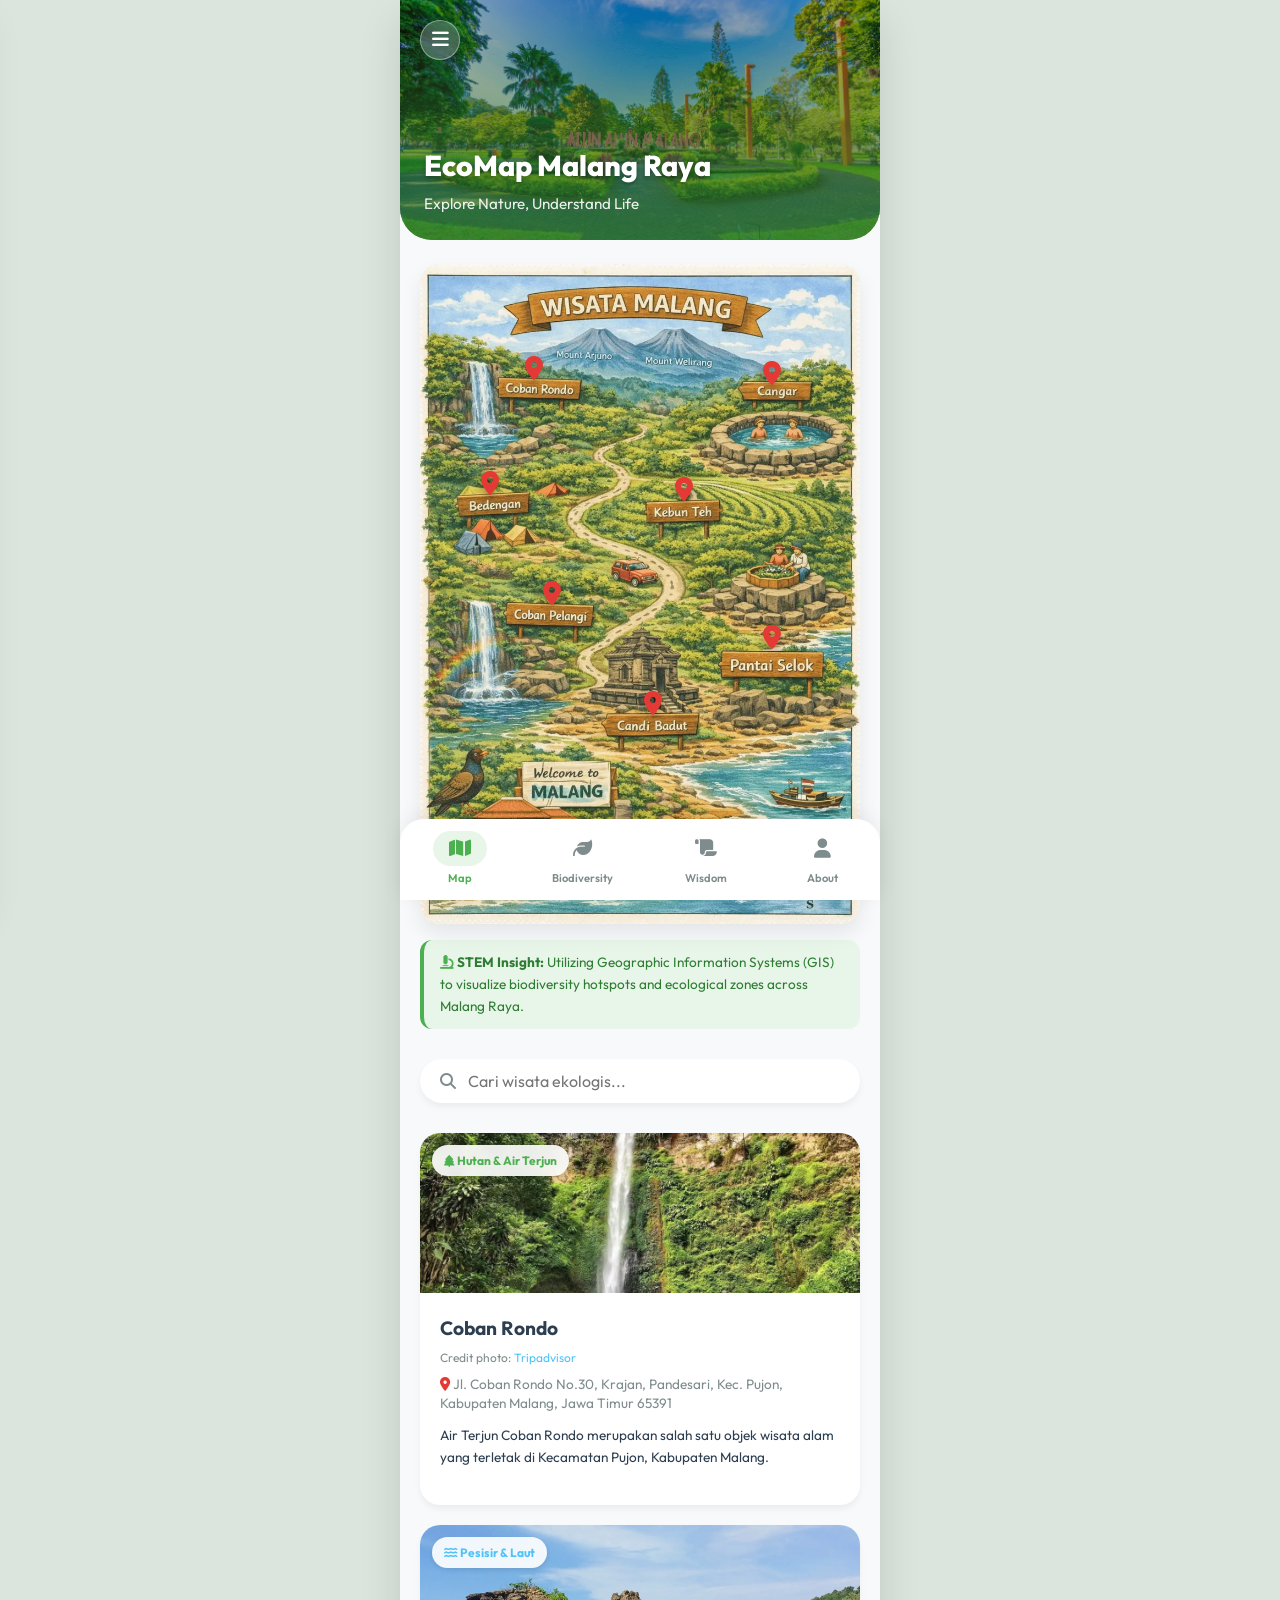
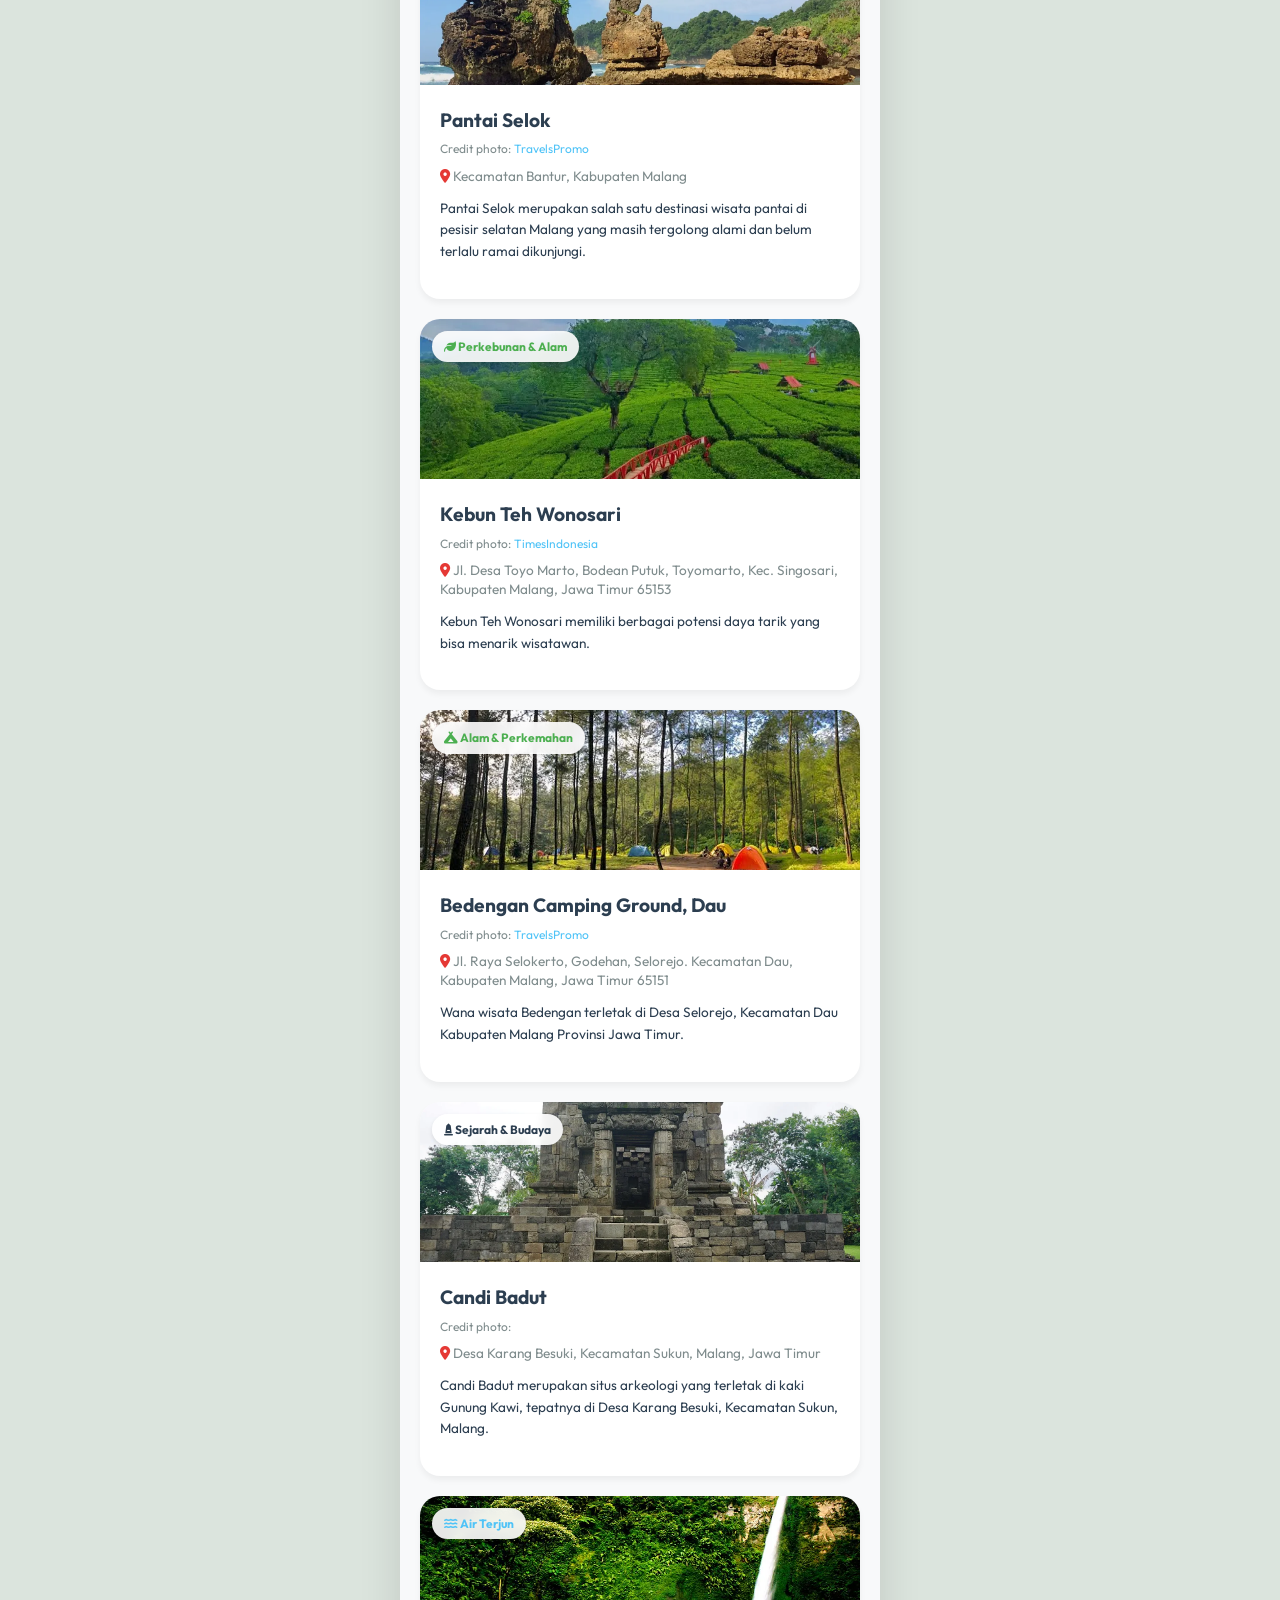
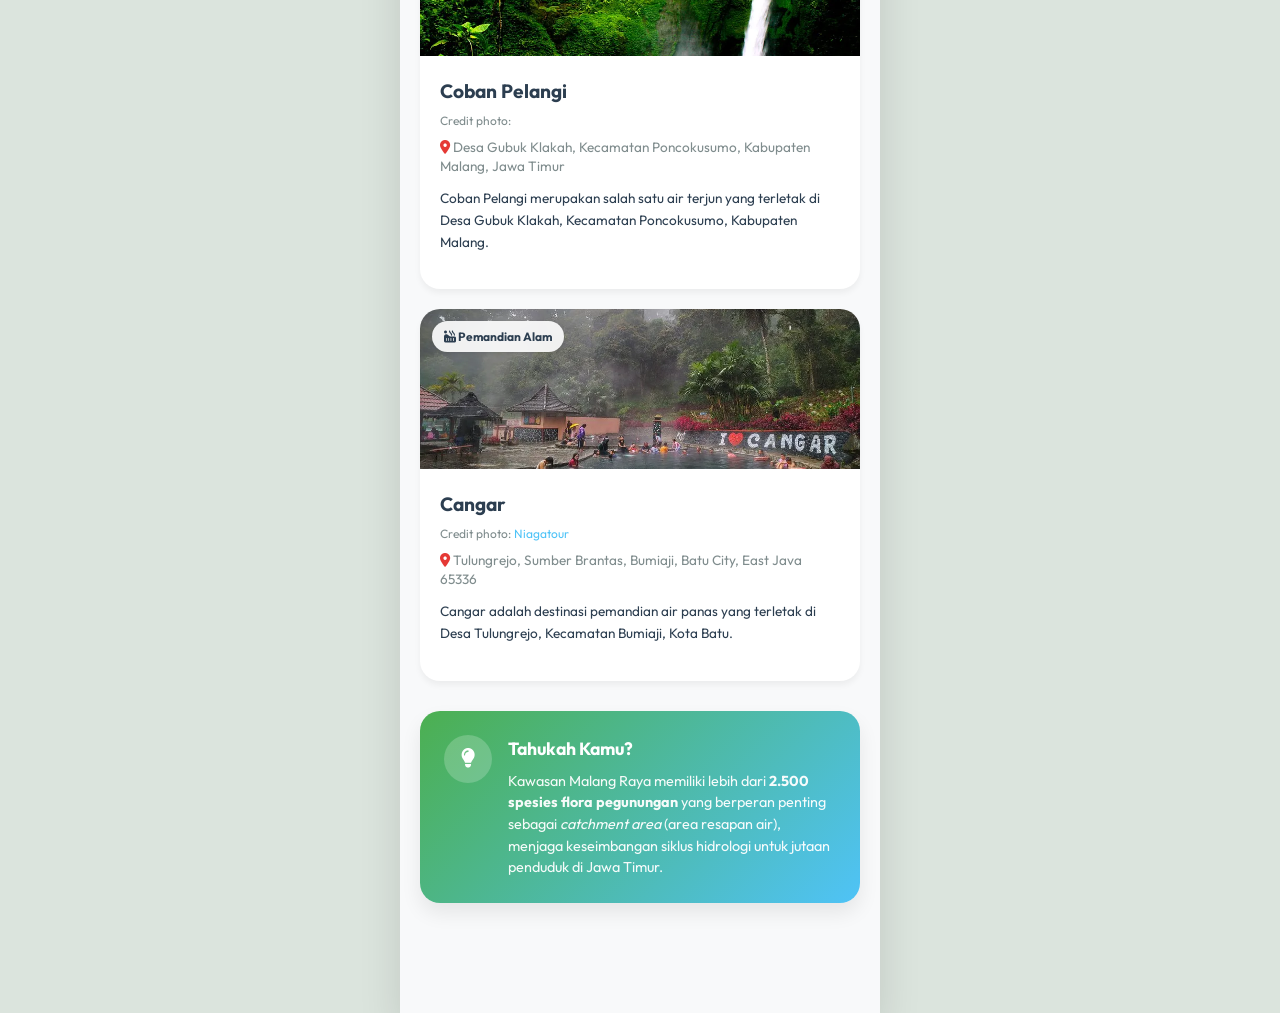
<file: index.html>
<!DOCTYPE html>
<html lang="id">
<head>
    <meta charset="UTF-8">
    <meta name="viewport" content="width=device-width, initial-scale=1.0">
    <title>EcoMap Malang Raya - Biodiversity Ecotourism</title>
    <!-- Google Fonts -->
    <link rel="preconnect" href="https://fonts.googleapis.com">
    <link rel="preconnect" href="https://fonts.gstatic.com" crossorigin>
    <link href="https://fonts.googleapis.com/css2?family=Outfit:wght@300;400;500;600;700;800&display=swap" rel="stylesheet">
    <link rel="stylesheet" href="style-v1.2.css">
    <!-- FontAwesome for Icons -->
    <link rel="preconnect" href="https://cdnjs.cloudflare.com" crossorigin="anonymous">
    <link rel="stylesheet" href="https://cdnjs.cloudflare.com/ajax/libs/font-awesome/6.4.0/css/all.min.css">
    
    <!-- Prefetch resources for instant navigation -->
    <link rel="prefetch" href="detail.html">
    <link rel="prefetch" href="database-v1.2.json">
</head>
<body>

<div class="app-container">
    
    <!-- SIDEBAR MENU -->
    <div id="sidebarOverlay" class="sidebar-overlay"></div>
    <nav id="sidebarMenu" class="sidebar-menu">
        <div class="sidebar-header">
            <img src="Images/Lambang-UM.webp" alt="Lambang UM" class="sidebar-logo">
            <button id="closeSidebarBtn" class="btn-close-sidebar"><i class="fa-solid fa-xmark"></i></button>
        </div>
        <div class="sidebar-content">
            <a href="index.html" class="sidebar-item"><i class="fa-solid fa-home"></i> Halaman Utama</a>
            <a href="petunjuk.html" class="sidebar-item"><i class="fa-solid fa-book"></i> Petunjuk Penggunaan</a>
            <a href="info-lokasi.html" class="sidebar-item"><i class="fa-solid fa-map-location-dot"></i> Info Lokasi</a>
            <a href="about.html" class="sidebar-item"><i class="fa-solid fa-circle-info"></i> Tentang Kami</a>
        </div>
        <div class="sidebar-footer">
            <p><strong>Kelompok 1 Pembelajaran STEM Interdisiplin</strong></p>
            <p>Biodiversity-Based Ecotourism Mapping</p>
            <div style="height: 12px;"></div>
            <p><strong>S2 Pendidikan Biologi</strong></p>
            <p>Universitas Negeri Malang</p>
        </div>
    </nav>

    <!-- HEADER -->
    <header class="hero-header">
        <div class="header-overlay"></div>
        <button id="openSidebarBtn" class="btn-menu"><i class="fa-solid fa-bars"></i></button>
        <img class="header-bg" src="Images/Hero.webp" alt="Malang Raya Forest">
        <div class="header-content">
            <h1>EcoMap Malang Raya</h1>
            <p>Explore Nature, Understand Life</p>
        </div>
    </header>

    <!-- MAP SECTION -->
    <section class="map-section section-padding" id="map-view">
        <div class="map-container" style="--map-w: 1000; --map-h: 1200;">
            <img class="map-bg" src="Images/MAP.webp" alt="Interactive Map" style="width: 100%; height: auto; display: block;">
            <!-- Map Pins (menggunakan kalkulasi dari X=1000, Y=1200) -->
            <div class="map-pin" style="top: calc(210 / var(--map-h) * 100%); left: calc(260 / var(--map-w) * 100%);" onclick="openDetail('coban-rondo')">
                <i class="fa-solid fa-location-dot"></i>
            </div>
            <div class="map-pin" style="top: calc(220 / var(--map-h) * 100%); left: calc(800 / var(--map-w) * 100%);" onclick="openDetail('cangar')">
                <i class="fa-solid fa-location-dot"></i>
            </div>
            <div class="map-pin" style="top: calc(420 / var(--map-h) * 100%); left: calc(160 / var(--map-w) * 100%);" onclick="openDetail('bedengan')">
                <i class="fa-solid fa-location-dot"></i>
            </div>
            <div class="map-pin" style="top: calc(430 / var(--map-h) * 100%); left: calc(600 / var(--map-w) * 100%);" onclick="openDetail('kebun-teh-wonosari')">
                <i class="fa-solid fa-location-dot"></i>
            </div>
            <div class="map-pin" style="top: calc(620 / var(--map-h) * 100%); left: calc(300 / var(--map-w) * 100%);" onclick="openDetail('coban-pelangi')">
                <i class="fa-solid fa-location-dot"></i>
            </div>
            <div class="map-pin" style="top: calc(820 / var(--map-h) * 100%); left: calc(530 / var(--map-w) * 100%);" onclick="openDetail('candi-badut')">
                <i class="fa-solid fa-location-dot"></i>
            </div>
            <div class="map-pin" style="top: calc(700 / var(--map-h) * 100%); left: calc(800 / var(--map-w) * 100%);" onclick="openDetail('pantai-selok')">
                <i class="fa-solid fa-location-dot"></i>
            </div>
        </div>
        <p class="map-insight">
            <i class="fa-solid fa-microscope text-green"></i> <strong>STEM Insight:</strong> Utilizing Geographic Information Systems (GIS) to visualize biodiversity hotspots and ecological zones across Malang Raya.
        </p>
    </section>

    <!-- SEARCH & FILTER -->
    <section class="search-filter section-padding" id="biodiversity-view">
        <div class="search-bar">
            <i class="fa-solid fa-search"></i>
            <input type="text" placeholder="Cari wisata ekologis...">
        </div>

    </section>

    <!-- LIST WISATA (CARDS DICOMPILE OLEH SCRIPT.JS DARI JSON) -->
    <section class="card-list section-padding" id="cardContainer">
        <div style="text-align: center; padding: 40px;">
            <i class="fa-solid fa-spinner fa-spin text-green" style="font-size: 2rem;"></i>
            <p style="margin-top: 10px; color: var(--text-muted);">Memuat destinasi wisata...</p>
        </div>
    </section>

    <!-- STEM HIGHLIGHT -->
    <section class="highlight-stem section-padding" id="wisdom">
        <div class="highlight-box gradient-bg">
            <div class="icon-pulse">
                <i class="fa-solid fa-lightbulb"></i>
            </div>
            <div class="highlight-info">
                <h4>Tahukah Kamu?</h4>
                <p>Kawasan Malang Raya memiliki lebih dari <strong>2.500 spesies flora pegunungan</strong> yang berperan penting sebagai <em>catchment area</em> (area resapan air), menjaga keseimbangan siklus hidrologi untuk jutaan penduduk di Jawa Timur.</p>
            </div>
        </div>
    </section>

    <!-- Spacer for bottom nav -->
    <div style="height: 80px;"></div>

    <!-- BOTTOM NAVIGATION -->
    <nav class="bottom-nav">
        <a href="#map-view" class="nav-item active">
            <i class="fa-solid fa-map"></i>
            <span>Map</span>
        </a>
        <a href="#biodiversity-view" class="nav-item">
            <i class="fa-solid fa-leaf"></i>
            <span>Biodiversity</span>
        </a>
        <a href="#wisdom" class="nav-item">
            <i class="fa-solid fa-scroll"></i>
            <span>Wisdom</span>
        </a>
        <a href="about.html" class="nav-item">
            <i class="fa-solid fa-user"></i>
            <span>About</span>
        </a>
    </nav>

</div>

<script src="script-v1.2.js" defer></script>
</body>
</html>
</file>
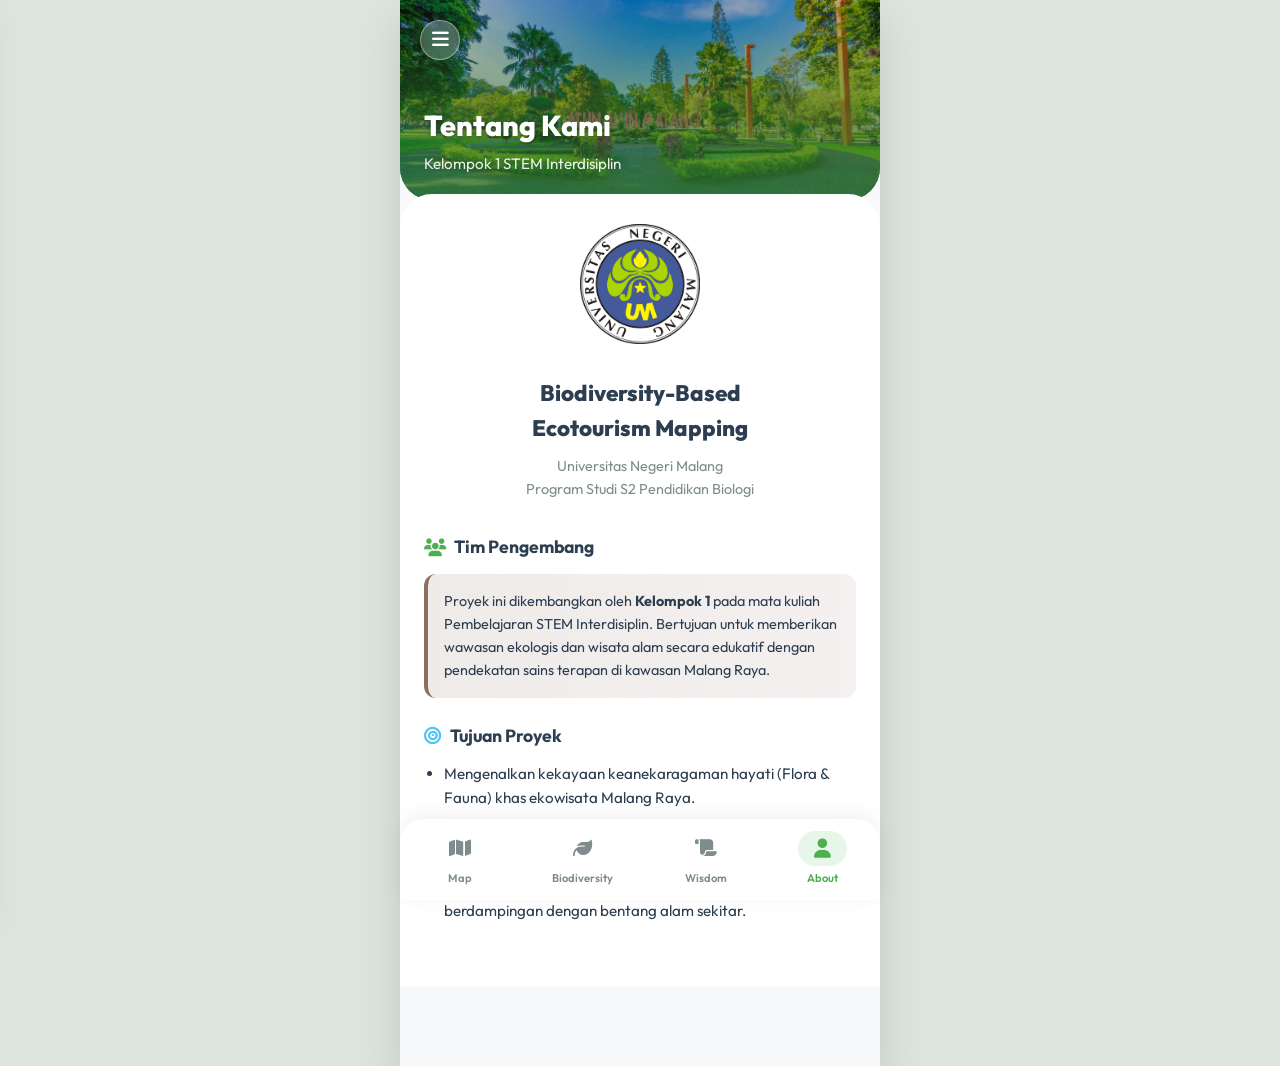
<file: about.html>
<!DOCTYPE html>
<html lang="id">
<head>
    <meta charset="UTF-8">
    <meta name="viewport" content="width=device-width, initial-scale=1.0">
    <title>EcoMap Malang Raya - Tentang Kami</title>
    <!-- Google Fonts -->
    <link rel="preconnect" href="https://fonts.googleapis.com">
    <link rel="preconnect" href="https://fonts.gstatic.com" crossorigin>
    <link href="https://fonts.googleapis.com/css2?family=Outfit:wght@300;400;500;600;700;800&display=swap" rel="stylesheet">
    <link rel="stylesheet" href="style-v1.2.css">
    <!-- FontAwesome for Icons -->
    <link rel="stylesheet" href="https://cdnjs.cloudflare.com/ajax/libs/font-awesome/6.4.0/css/all.min.css">
</head>
<body>

<div class="app-container">

    <!-- SIDEBAR MENU -->
    <div id="sidebarOverlay" class="sidebar-overlay"></div>
    <nav id="sidebarMenu" class="sidebar-menu">
        <div class="sidebar-header">
            <img src="Images/Lambang-UM.webp" alt="Lambang UM" class="sidebar-logo">
            <button id="closeSidebarBtn" class="btn-close-sidebar"><i class="fa-solid fa-xmark"></i></button>
        </div>
        <div class="sidebar-content">
            <a href="index.html" class="sidebar-item"><i class="fa-solid fa-home"></i> Halaman Utama</a>
            <a href="petunjuk.html" class="sidebar-item"><i class="fa-solid fa-book"></i> Petunjuk Penggunaan</a>
            <a href="info-lokasi.html" class="sidebar-item"><i class="fa-solid fa-map-location-dot"></i> Info Lokasi</a>
            <a href="about.html" class="sidebar-item"><i class="fa-solid fa-circle-info"></i> Tentang Kami</a>
        </div>
        <div class="sidebar-footer">
            <p><strong>Kelompok 1 Pembelajaran STEM Interdisiplin</strong></p>
            <p>Biodiversity-Based Ecotourism Mapping</p>
            <div style="height: 12px;"></div>
            <p><strong>S2 Pendidikan Biologi</strong></p>
            <p>Universitas Negeri Malang</p>
        </div>
    </nav>

    <!-- HEADER -->
    <header class="hero-header" style="height: 200px;">
        <div class="header-overlay"></div>
        <button id="openSidebarBtn" class="btn-menu"><i class="fa-solid fa-bars"></i></button>
        <img class="header-bg" src="Images/Hero.webp" alt="Malang Raya Forest">
        <div class="header-content">
            <h1>Tentang Kami</h1>
            <p>Kelompok 1 STEM Interdisiplin</p>
        </div>
    </header>

    <div class="detail-body" style="margin-top: -30px; position: relative; z-index: 10;">
        <div style="text-align: center; margin-bottom: 24px;">
            <img src="Images/Lambang-UM.webp" alt="Logo Universitas Negeri Malang" style="width: 120px; height: auto;">
        </div>
        <h2 class="detail-title" style="text-align: center; font-size: 1.4rem;">Biodiversity-Based<br>Ecotourism Mapping</h2>
        <p style="text-align: center; color: var(--text-muted); font-size: 0.9rem; margin-bottom: 32px;">
            Universitas Negeri Malang<br>Program Studi S2 Pendidikan Biologi
        </p>

        <h3 class="section-label"><i class="fa-solid fa-users text-green"></i> Tim Pengembang</h3>
        <div class="local-wisdom-card">
            <p>Proyek ini dikembangkan oleh <strong>Kelompok 1</strong> pada mata kuliah Pembelajaran STEM Interdisiplin. Bertujuan untuk memberikan wawasan ekologis dan wisata alam secara edukatif dengan pendekatan sains terapan di kawasan Malang Raya.</p>
        </div>

        <h3 class="section-label" style="margin-top: 24px;"><i class="fa-solid fa-bullseye text-blue"></i> Tujuan Proyek</h3>
        <ul style="padding-left: 20px; color: var(--text-main); font-size: 0.95rem; line-height: 1.6; margin-bottom: 32px; font-weight: 400;">
            <li style="margin-bottom: 8px;">Mengenalkan kekayaan keanekaragaman hayati (Flora & Fauna) khas ekowisata Malang Raya.</li>
            <li style="margin-bottom: 8px;">Mengintegrasikan nilai sains, teknologi, rekayasa, dan matematika (STEM) dalam konteks pelestarian lingkungan.</li>
            <li style="margin-bottom: 8px;">Menyajikan kearifan lokal <i>(local wisdom)</i> yang hidup berdampingan dengan bentang alam sekitar.</li>
        </ul>

    </div>

    <!-- Spacer for bottom nav -->
    <div style="height: 80px;"></div>

    <!-- BOTTOM NAVIGATION -->
    <nav class="bottom-nav">
        <a href="index.html#map-view" class="nav-item">
            <i class="fa-solid fa-map"></i>
            <span>Map</span>
        </a>
        <a href="index.html#biodiversity-view" class="nav-item">
            <i class="fa-solid fa-leaf"></i>
            <span>Biodiversity</span>
        </a>
        <a href="index.html#wisdom" class="nav-item">
            <i class="fa-solid fa-scroll"></i>
            <span>Wisdom</span>
        </a>
        <a href="about.html" class="nav-item active">
            <i class="fa-solid fa-user"></i>
            <span>About</span>
        </a>
    </nav>

</div>

<script src="script-v1.2.js"></script>
</body>
</html>
</file>
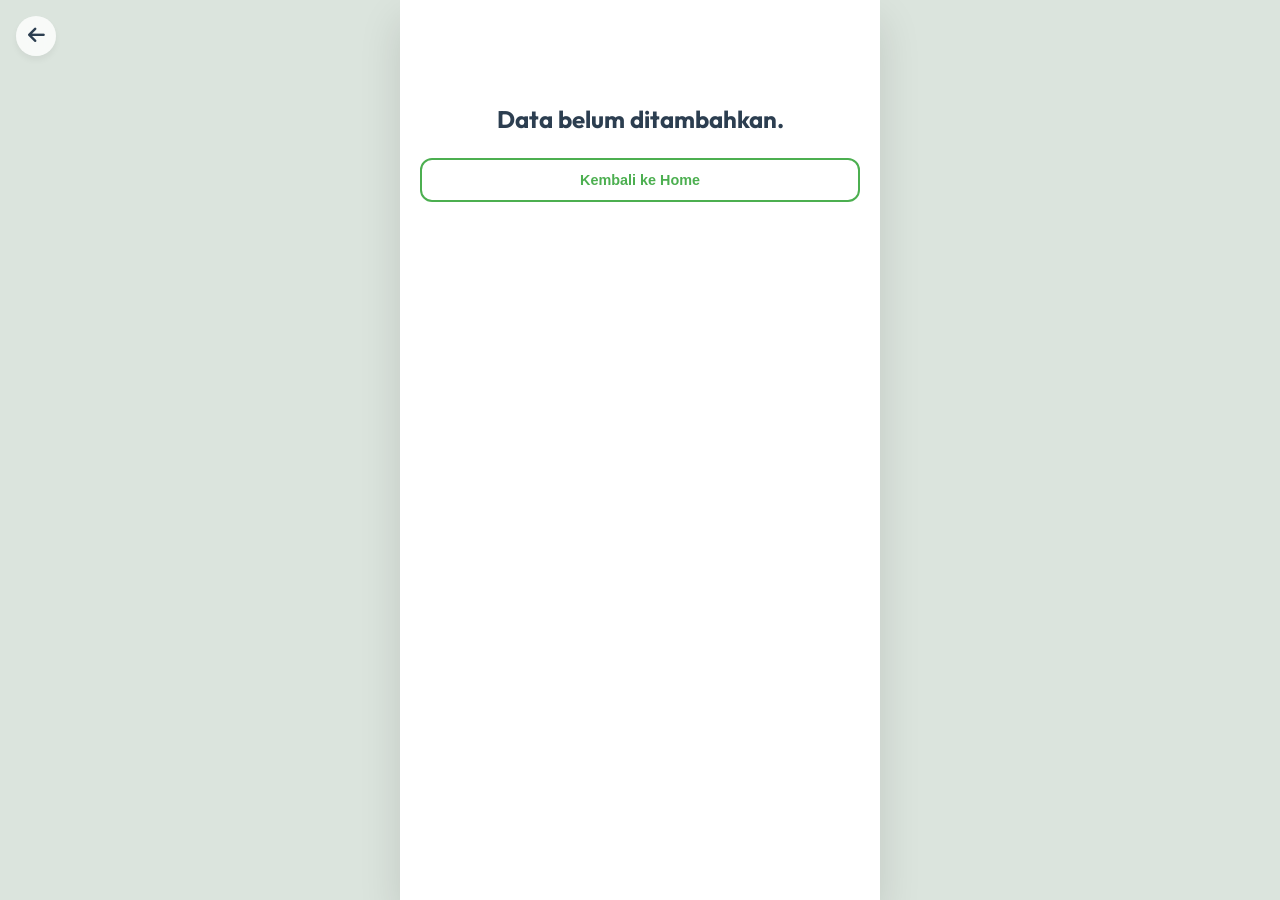
<file: detail.html>
<!DOCTYPE html>
<html lang="id">
<head>
    <meta charset="UTF-8">
    <meta name="viewport" content="width=device-width, initial-scale=1.0">
    <title>EcoMap Detail - Malang Raya</title>
    <!-- Google Fonts -->
    <link rel="preconnect" href="https://fonts.googleapis.com">
    <link rel="preconnect" href="https://fonts.gstatic.com" crossorigin>
    <link href="https://fonts.googleapis.com/css2?family=Outfit:wght@300;400;500;600;700;800&display=swap" rel="stylesheet">
    <link rel="stylesheet" href="style-v1.2.css">
    <!-- FontAwesome for Icons -->
    <link rel="preconnect" href="https://cdnjs.cloudflare.com" crossorigin="anonymous">
    <link rel="stylesheet" href="https://cdnjs.cloudflare.com/ajax/libs/font-awesome/6.4.0/css/all.min.css">
</head>
<body>

<div class="app-container" style="background-color: var(--white);">
    
    <button class="btn-close" onclick="window.history.back()" style="position: fixed; top: 16px; left: 16px; z-index: 100;">
        <i class="fa-solid fa-arrow-left"></i>
    </button>

    <div id="detailContent">
        <!-- Content will be populated by script.js -->
        <div style="padding: 100px 20px; text-align: center;">
            <i class="fa-solid fa-spinner fa-spin text-green" style="font-size: 2rem;"></i>
            <p>Memuat data ekosistem...</p>
        </div>
    </div>

</div>

<script src="script-v1.2.js" defer></script>
<script>
    // Initialize detail page
    document.addEventListener("DOMContentLoaded", () => {
        initDetailPage();
    });
</script>
</body>
</html>
</file>
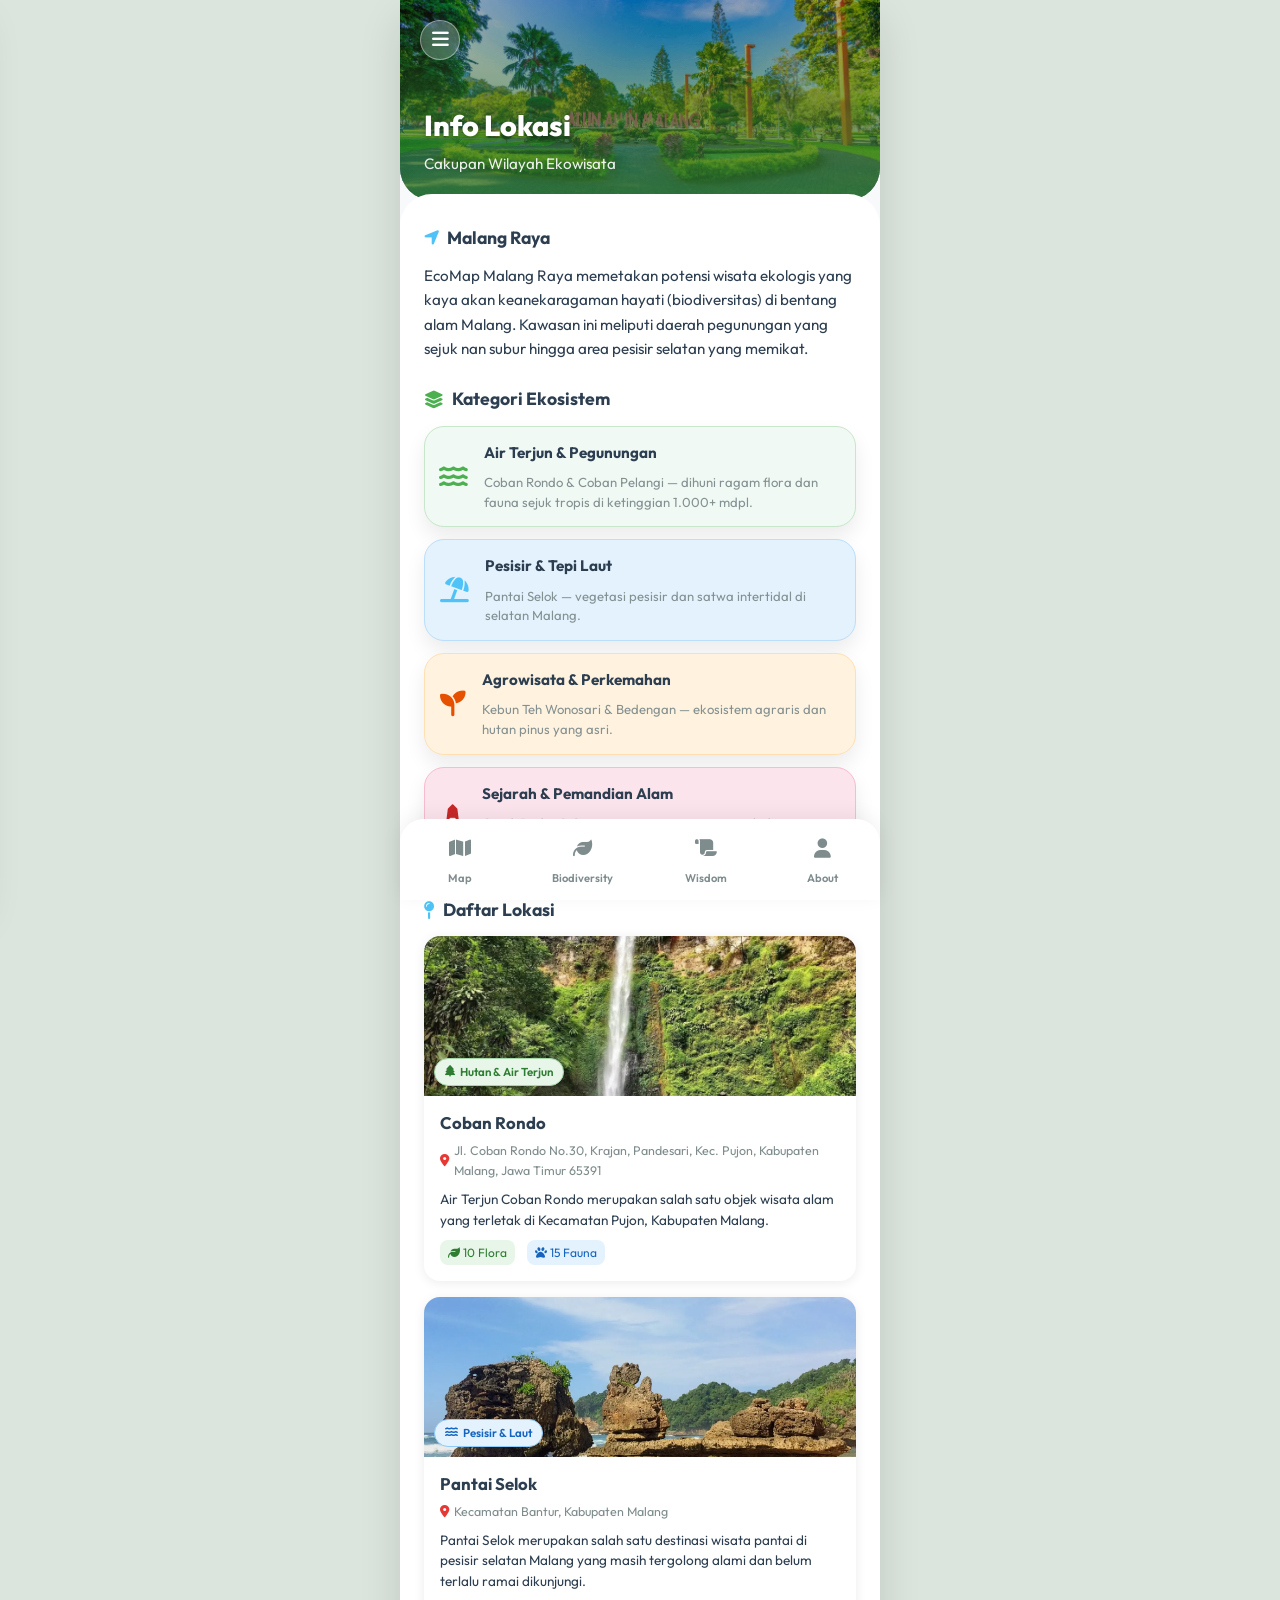
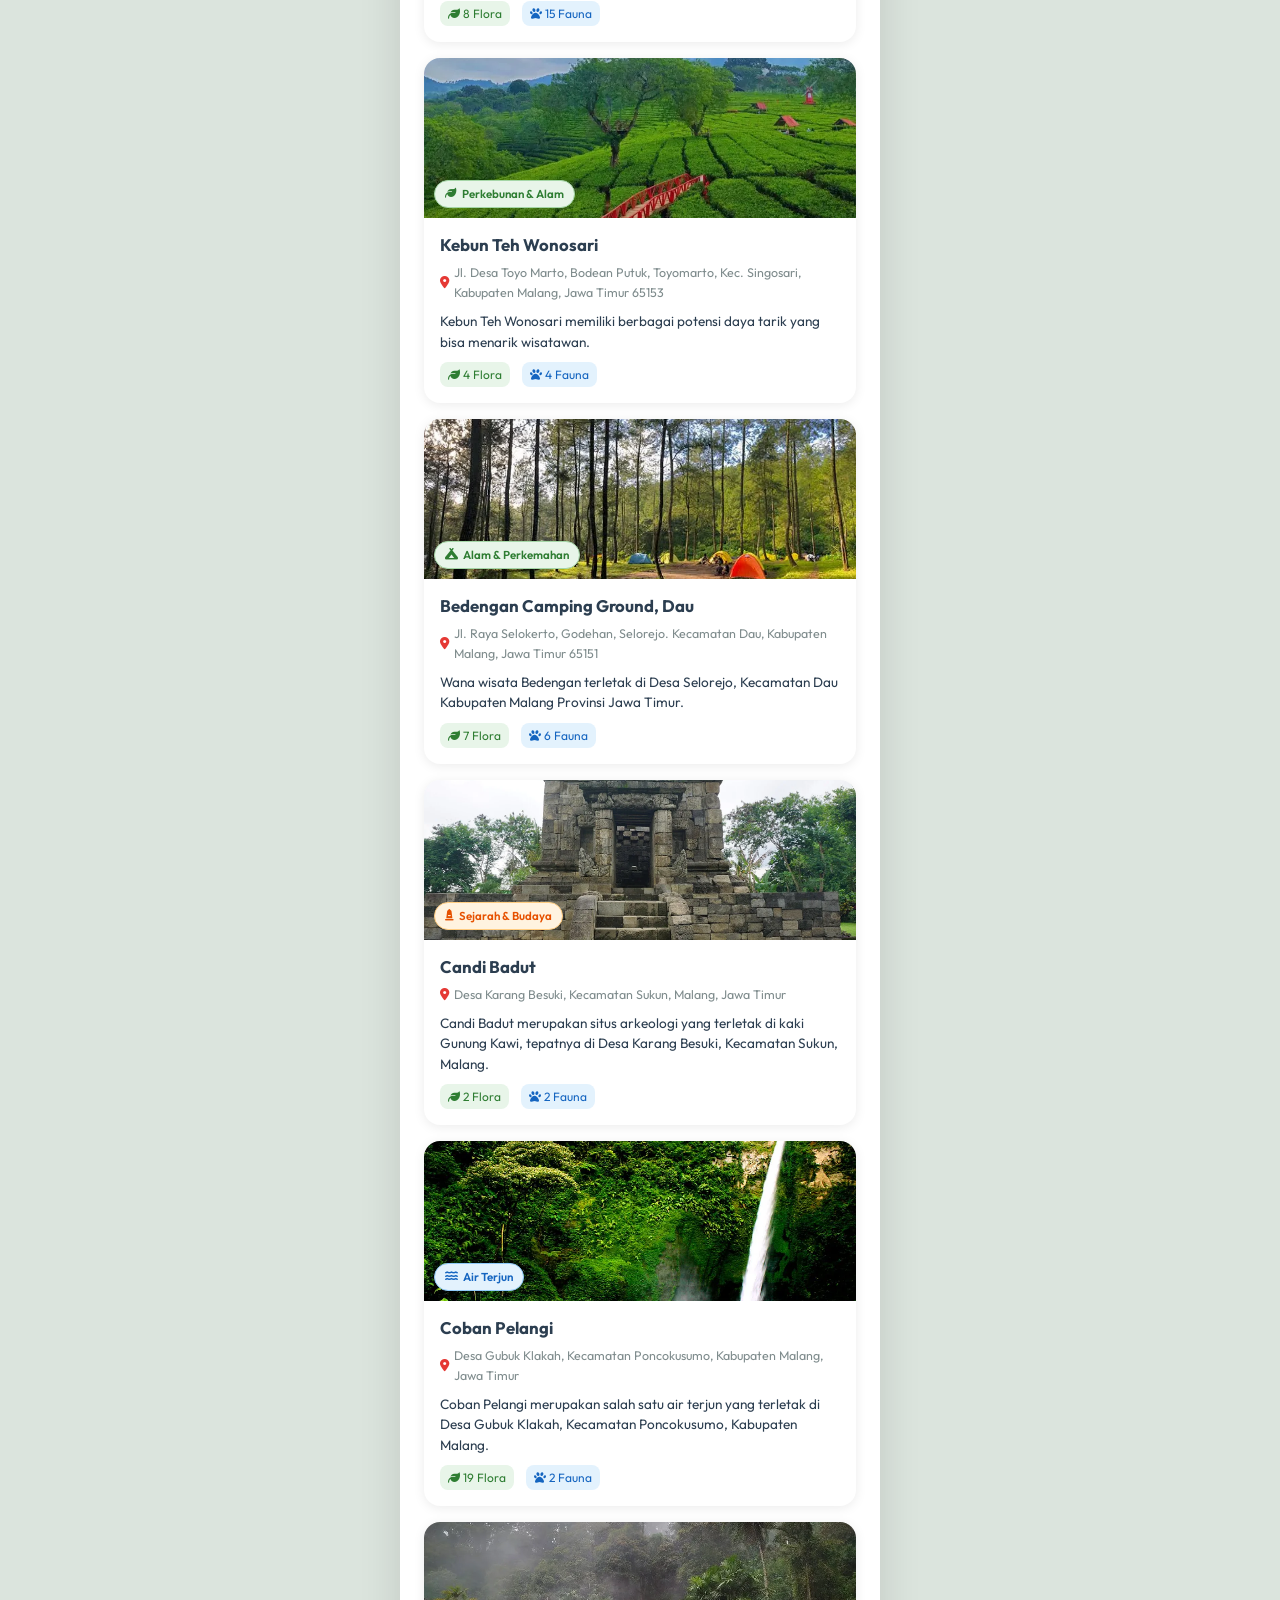
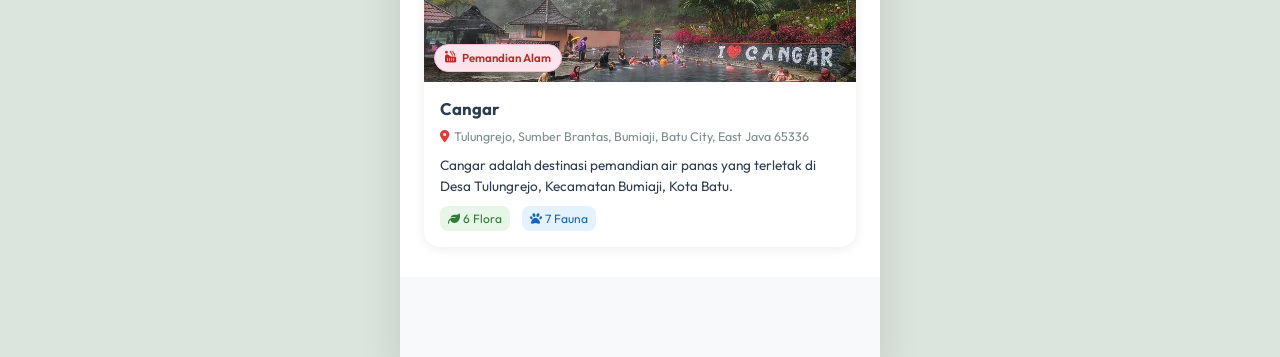
<file: info-lokasi.html>
<!DOCTYPE html>
<html lang="id">
<head>
    <meta charset="UTF-8">
    <meta name="viewport" content="width=device-width, initial-scale=1.0">
    <title>Info Lokasi - EcoMap Malang Raya</title>
    <!-- Google Fonts -->
    <link rel="preconnect" href="https://fonts.googleapis.com">
    <link rel="preconnect" href="https://fonts.gstatic.com" crossorigin>
    <link href="https://fonts.googleapis.com/css2?family=Outfit:wght@300;400;500;600;700;800&display=swap" rel="stylesheet">
    <link rel="stylesheet" href="style-v1.2.css">
    <!-- FontAwesome for Icons -->
    <link rel="stylesheet" href="https://cdnjs.cloudflare.com/ajax/libs/font-awesome/6.4.0/css/all.min.css">
</head>
<body>

<div class="app-container">

    <!-- SIDEBAR MENU -->
    <div id="sidebarOverlay" class="sidebar-overlay"></div>
    <nav id="sidebarMenu" class="sidebar-menu">
        <div class="sidebar-header">
            <img src="Images/Lambang-UM.webp" alt="Lambang UM" class="sidebar-logo">
            <button id="closeSidebarBtn" class="btn-close-sidebar"><i class="fa-solid fa-xmark"></i></button>
        </div>
        <div class="sidebar-content">
            <a href="index.html" class="sidebar-item"><i class="fa-solid fa-home"></i> Halaman Utama</a>
            <a href="petunjuk.html" class="sidebar-item"><i class="fa-solid fa-book"></i> Petunjuk Penggunaan</a>
            <a href="info-lokasi.html" class="sidebar-item"><i class="fa-solid fa-map-location-dot"></i> Info Lokasi</a>
            <a href="about.html" class="sidebar-item"><i class="fa-solid fa-circle-info"></i> Tentang Kami</a>
        </div>
        <div class="sidebar-footer">
            <p><strong>Kelompok 1 Pembelajaran STEM Interdisiplin</strong></p>
            <p>Biodiversity-Based Ecotourism Mapping</p>
            <div style="height: 12px;"></div>
            <p><strong>S2 Pendidikan Biologi</strong></p>
            <p>Universitas Negeri Malang</p>
        </div>
    </nav>

    <!-- HEADER -->
    <header class="hero-header" style="height: 200px;">
        <div class="header-overlay"></div>
        <button id="openSidebarBtn" class="btn-menu"><i class="fa-solid fa-bars"></i></button>
        <img class="header-bg" src="Images/Hero.webp" alt="Malang Raya Forest">
        <div class="header-content">
            <h1>Info Lokasi</h1>
            <p>Cakupan Wilayah Ekowisata</p>
        </div>
    </header>

    <div class="detail-body" style="margin-top: -30px; position: relative; z-index: 10;">
        <h3 class="section-label"><i class="fa-solid fa-location-arrow text-blue"></i> Malang Raya</h3>
        <p style="font-size: 0.95rem; line-height: 1.6; color: var(--text-main); margin-bottom: 24px;">EcoMap Malang Raya memetakan potensi wisata ekologis yang kaya akan keanekaragaman hayati (biodiversitas) di bentang alam Malang. Kawasan ini meliputi daerah pegunungan yang sejuk nan subur hingga area pesisir selatan yang memikat.</p>

        <!-- Kategori Ekosistem -->
        <h3 class="section-label" style="margin-top: 8px;"><i class="fa-solid fa-layer-group text-green"></i> Kategori Ekosistem</h3>
        <div style="display:flex; flex-direction:column; gap:12px; margin-bottom: 28px;">
            <div class="highlight-box" style="padding:14px; align-items:center; background:#f0f9f4; border:1px solid #c8e6c9;">
                <i class="fa-solid fa-water text-green" style="font-size:1.6rem; width:36px; text-align:center;"></i>
                <div class="highlight-info">
                    <h4 style="color:var(--text-main); font-size:0.95rem;">Air Terjun & Pegunungan</h4>
                    <p style="font-size:0.82rem; color:var(--text-muted);">Coban Rondo & Coban Pelangi — dihuni ragam flora dan fauna sejuk tropis di ketinggian 1.000+ mdpl.</p>
                </div>
            </div>
            <div class="highlight-box" style="padding:14px; align-items:center; background:#e3f2fd; border:1px solid #bbdefb;">
                <i class="fa-solid fa-umbrella-beach text-blue" style="font-size:1.6rem; width:36px; text-align:center;"></i>
                <div class="highlight-info">
                    <h4 style="color:var(--text-main); font-size:0.95rem;">Pesisir & Tepi Laut</h4>
                    <p style="font-size:0.82rem; color:var(--text-muted);">Pantai Selok — vegetasi pesisir dan satwa intertidal di selatan Malang.</p>
                </div>
            </div>
            <div class="highlight-box" style="padding:14px; align-items:center; background:#fff3e0; border:1px solid #ffe0b2;">
                <i class="fa-solid fa-seedling" style="font-size:1.6rem; width:36px; text-align:center; color:#e65100;"></i>
                <div class="highlight-info">
                    <h4 style="color:var(--text-main); font-size:0.95rem;">Agrowisata & Perkemahan</h4>
                    <p style="font-size:0.82rem; color:var(--text-muted);">Kebun Teh Wonosari & Bedengan — ekosistem agraris dan hutan pinus yang asri.</p>
                </div>
            </div>
            <div class="highlight-box" style="padding:14px; align-items:center; background:#fce4ec; border:1px solid #f8bbd0;">
                <i class="fa-solid fa-monument" style="font-size:1.6rem; width:36px; text-align:center; color:#c62828;"></i>
                <div class="highlight-info">
                    <h4 style="color:var(--text-main); font-size:0.95rem;">Sejarah & Pemandian Alam</h4>
                    <p style="font-size:0.82rem; color:var(--text-muted);">Candi Badut & Cangar — situs warisan sejarah dan pemandian air panas alami.</p>
                </div>
            </div>
        </div>

        <!-- Daftar Lokasi -->
        <h3 class="section-label"><i class="fa-solid fa-map-pin text-blue"></i> Daftar Lokasi</h3>
        <div id="location-list" style="display:flex; flex-direction:column; gap:16px;">
            <p style="text-align:center; color:var(--text-muted);">Memuat data lokasi...</p>
        </div>
    </div>

    <script>
        fetch('database-v1.2.json')
            .then(r => r.json())
            .then(data => {
                const container = document.getElementById('location-list');
                container.innerHTML = '';

                const badgeColors = {
                    green: { bg: '#e8f5e9', color: '#2e7d32', border: '#a5d6a7' },
                    blue: { bg: '#e3f2fd', color: '#1565c0', border: '#90caf9' },
                    brown: { bg: '#efebe9', color: '#5d4037', border: '#bcaaa4' },
                    orange: { bg: '#fff3e0', color: '#e65100', border: '#ffcc80' },
                    teal: { bg: '#e0f2f1', color: '#00796b', border: '#80cbc4' },
                    red: { bg: '#fce4ec', color: '#c62828', border: '#f8bbd0' }
                };

                data.forEach(loc => {
                    const bc = badgeColors[loc.badge.color] || badgeColors.green;
                    const floraCount = loc.flora ? loc.flora.length : 0;
                    const faunaCount = loc.fauna ? loc.fauna.length : 0;

                    const card = document.createElement('a');
                    card.href = `detail.html?id=${loc.id}`;
                    card.style.cssText = 'text-decoration:none; color:inherit; display:block;';
                    card.innerHTML = `
                        <div style="background:#fff; border-radius:16px; overflow:hidden; box-shadow:0 2px 12px rgba(0,0,0,0.08); transition:transform 0.2s, box-shadow 0.2s;">
                            <div style="position:relative; height:160px; overflow:hidden;">
                                <img src="${loc.image}" alt="${loc.name}" style="width:100%; height:100%; object-fit:cover;" loading="lazy">
                                <div style="position:absolute; bottom:10px; left:10px;">
                                    <span style="background:${bc.bg}; color:${bc.color}; border:1px solid ${bc.border}; font-size:0.72rem; font-weight:600; padding:4px 10px; border-radius:20px; display:inline-flex; align-items:center; gap:5px;">
                                        <i class="fa-solid ${loc.badge.icon}"></i> ${loc.badge.text}
                                    </span>
                                </div>
                            </div>
                            <div style="padding:14px 16px 16px;">
                                <h4 style="font-size:1.05rem; font-weight:700; color:var(--text-main); margin-bottom:4px;">${loc.name}</h4>
                                <p style="font-size:0.78rem; color:var(--text-muted); margin-bottom:8px; display:flex; align-items:center; gap:5px;">
                                    <i class="fa-solid fa-location-dot" style="color:#e53935;"></i> ${loc.location}
                                </p>
                                <p style="font-size:0.85rem; line-height:1.5; color:var(--text-main); margin-bottom:10px;">${loc.desc}</p>
                                <div style="display:flex; gap:12px; flex-wrap:wrap;">
                                    <span style="font-size:0.75rem; color:#2e7d32; background:#e8f5e9; padding:3px 8px; border-radius:8px;"><i class="fa-solid fa-leaf"></i> ${floraCount} Flora</span>
                                    <span style="font-size:0.75rem; color:#1565c0; background:#e3f2fd; padding:3px 8px; border-radius:8px;"><i class="fa-solid fa-paw"></i> ${faunaCount} Fauna</span>
                                </div>
                            </div>
                        </div>
                    `;
                    card.querySelector('div').addEventListener('mouseenter', function() {
                        this.style.transform = 'translateY(-3px)';
                        this.style.boxShadow = '0 6px 20px rgba(0,0,0,0.12)';
                    });
                    card.querySelector('div').addEventListener('mouseleave', function() {
                        this.style.transform = 'translateY(0)';
                        this.style.boxShadow = '0 2px 12px rgba(0,0,0,0.08)';
                    });
                    container.appendChild(card);
                });
            })
            .catch(err => {
                document.getElementById('location-list').innerHTML = '<p style="text-align:center; color:#e53935;">Gagal memuat data lokasi.</p>';
            });
    </script>

    <!-- Spacer for bottom nav -->
    <div style="height: 80px;"></div>

    <!-- BOTTOM NAVIGATION -->
    <nav class="bottom-nav">
        <a href="index.html#map-view" class="nav-item">
            <i class="fa-solid fa-map"></i>
            <span>Map</span>
        </a>
        <a href="index.html#biodiversity-view" class="nav-item">
            <i class="fa-solid fa-leaf"></i>
            <span>Biodiversity</span>
        </a>
        <a href="index.html#wisdom" class="nav-item">
            <i class="fa-solid fa-scroll"></i>
            <span>Wisdom</span>
        </a>
        <a href="about.html" class="nav-item">
            <i class="fa-solid fa-user"></i>
            <span>About</span>
        </a>
    </nav>

</div>

<script src="script-v1.2.js"></script>
</body>
</html>
</file>
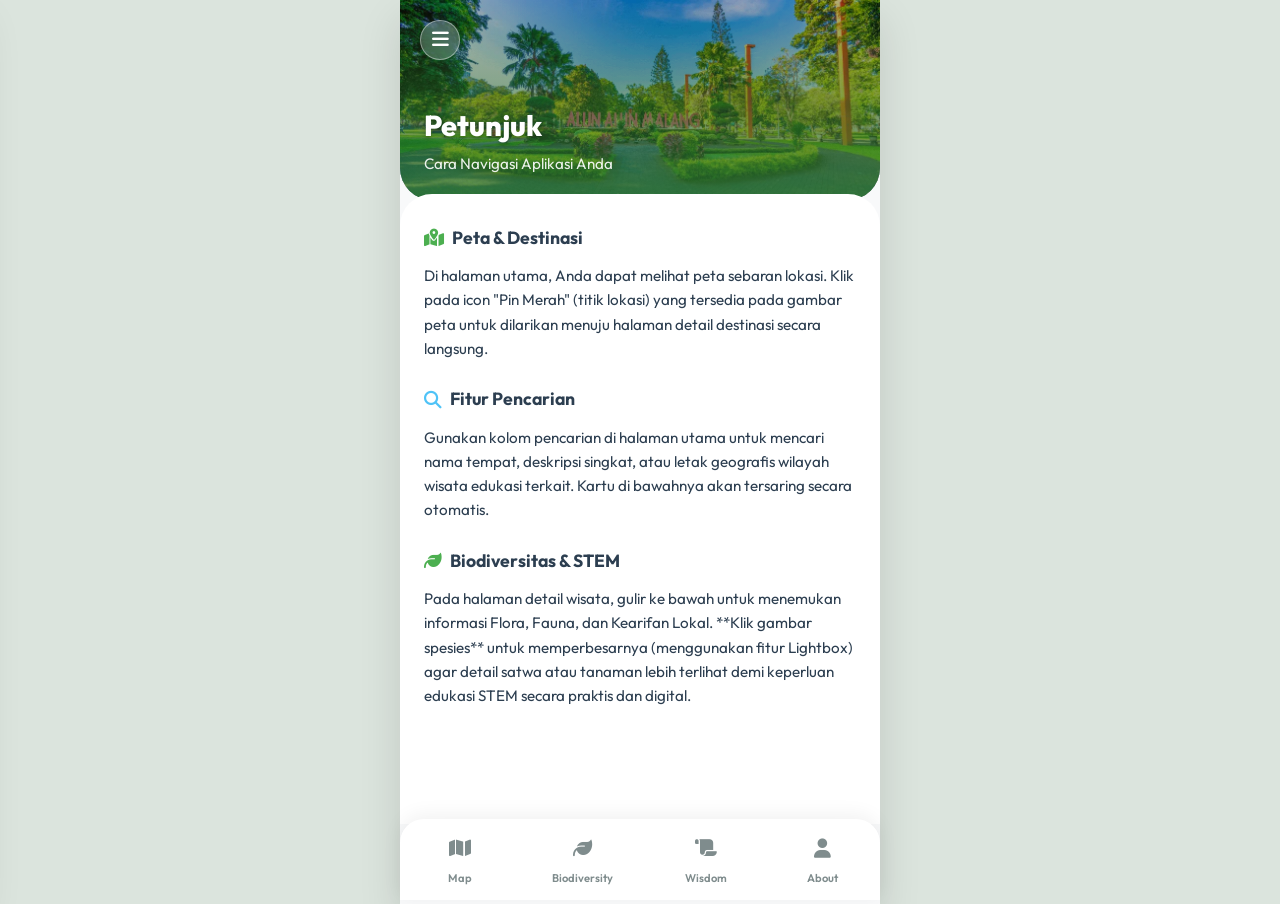
<file: petunjuk.html>
<!DOCTYPE html>
<html lang="id">
<head>
    <meta charset="UTF-8">
    <meta name="viewport" content="width=device-width, initial-scale=1.0">
    <title>Petunjuk Penggunaan - EcoMap Malang Raya</title>
    <!-- Google Fonts -->
    <link rel="preconnect" href="https://fonts.googleapis.com">
    <link rel="preconnect" href="https://fonts.gstatic.com" crossorigin>
    <link href="https://fonts.googleapis.com/css2?family=Outfit:wght@300;400;500;600;700;800&display=swap" rel="stylesheet">
    <link rel="stylesheet" href="style-v1.2.css">
    <!-- FontAwesome for Icons -->
    <link rel="stylesheet" href="https://cdnjs.cloudflare.com/ajax/libs/font-awesome/6.4.0/css/all.min.css">
</head>
<body>

<div class="app-container">

    <!-- SIDEBAR MENU -->
    <div id="sidebarOverlay" class="sidebar-overlay"></div>
    <nav id="sidebarMenu" class="sidebar-menu">
        <div class="sidebar-header">
            <img src="Images/Lambang-UM.webp" alt="Lambang UM" class="sidebar-logo">
            <button id="closeSidebarBtn" class="btn-close-sidebar"><i class="fa-solid fa-xmark"></i></button>
        </div>
        <div class="sidebar-content">
            <a href="index.html" class="sidebar-item"><i class="fa-solid fa-home"></i> Halaman Utama</a>
            <a href="petunjuk.html" class="sidebar-item"><i class="fa-solid fa-book"></i> Petunjuk Penggunaan</a>
            <a href="info-lokasi.html" class="sidebar-item"><i class="fa-solid fa-map-location-dot"></i> Info Lokasi</a>
            <a href="about.html" class="sidebar-item"><i class="fa-solid fa-circle-info"></i> Tentang Kami</a>
        </div>
        <div class="sidebar-footer">
            <p><strong>Kelompok 1 Pembelajaran STEM Interdisiplin</strong></p>
            <p>Biodiversity-Based Ecotourism Mapping</p>
            <div style="height: 12px;"></div>
            <p><strong>S2 Pendidikan Biologi</strong></p>
            <p>Universitas Negeri Malang</p>
        </div>
    </nav>

    <!-- HEADER -->
    <header class="hero-header" style="height: 200px;">
        <div class="header-overlay"></div>
        <button id="openSidebarBtn" class="btn-menu"><i class="fa-solid fa-bars"></i></button>
        <img class="header-bg" src="Images/Hero.webp" alt="Malang Raya Forest">
        <div class="header-content">
            <h1>Petunjuk</h1>
            <p>Cara Navigasi Aplikasi Anda</p>
        </div>
    </header>

    <div class="detail-body" style="margin-top: -30px; position: relative; z-index: 10;">
        <h3 class="section-label"><i class="fa-solid fa-map-location-dot text-green"></i> Peta & Destinasi</h3>
        <p style="font-size: 0.95rem; line-height: 1.6; color: var(--text-main); margin-bottom: 24px;">Di halaman utama, Anda dapat melihat peta sebaran lokasi. Klik pada icon "Pin Merah" (titik lokasi) yang tersedia pada gambar peta untuk dilarikan menuju halaman detail destinasi secara langsung.</p>
        
        <h3 class="section-label"><i class="fa-solid fa-magnifying-glass text-blue"></i> Fitur Pencarian</h3>
        <p style="font-size: 0.95rem; line-height: 1.6; color: var(--text-main); margin-bottom: 24px;">Gunakan kolom pencarian di halaman utama untuk mencari nama tempat, deskripsi singkat, atau letak geografis wilayah wisata edukasi terkait. Kartu di bawahnya akan tersaring secara otomatis.</p>

        <h3 class="section-label"><i class="fa-solid fa-leaf text-green"></i> Biodiversitas & STEM</h3>
        <p style="font-size: 0.95rem; line-height: 1.6; color: var(--text-main); margin-bottom: 24px;">Pada halaman detail wisata, gulir ke bawah untuk menemukan informasi Flora, Fauna, dan Kearifan Lokal. **Klik gambar spesies** untuk memperbesarnya (menggunakan fitur Lightbox) agar detail satwa atau tanaman lebih terlihat demi keperluan edukasi STEM secara praktis dan digital.</p>
    </div>

    <!-- Spacer for bottom nav -->
    <div style="height: 80px;"></div>

    <!-- BOTTOM NAVIGATION -->
    <nav class="bottom-nav">
        <a href="index.html#map-view" class="nav-item">
            <i class="fa-solid fa-map"></i>
            <span>Map</span>
        </a>
        <a href="index.html#biodiversity-view" class="nav-item">
            <i class="fa-solid fa-leaf"></i>
            <span>Biodiversity</span>
        </a>
        <a href="index.html#wisdom" class="nav-item">
            <i class="fa-solid fa-scroll"></i>
            <span>Wisdom</span>
        </a>
        <a href="about.html" class="nav-item">
            <i class="fa-solid fa-user"></i>
            <span>About</span>
        </a>
    </nav>

</div>

<script src="script-v1.2.js"></script>
</body>
</html>
</file>
<file: style-v1.2.css>
/* === DESIGN SYSTEM & TOKENS === */
:root {
  /* Core Colors */
  --green-primary: #4CAF50;
  --green-light: #E8F5E9;
  --green-dark: #2E7D32;
  --blue-primary: #4FC3F7;
  --blue-light: #E1F5FE;
  --brown-primary: #8D6E63;
  --brown-light: #EFEBE9;
  
  /* Neutrals */
  --bg-color: #F8F9FA;
  --card-bg: #FFFFFF;
  --text-main: #2C3E50;
  --text-muted: #7F8C8D;
  --white: #FFFFFF;
  
  /* Effects */
  --shadow-sm: 0 4px 6px rgba(0,0,0,0.05);
  --shadow-md: 0 10px 20px rgba(0,0,0,0.08);
  --shadow-lg: 0 20px 40px rgba(0,0,0,0.12);
  --radius-sm: 12px;
  --radius-md: 20px;
  --radius-lg: 32px;
  --transition: all 0.3s cubic-bezier(0.25, 0.8, 0.25, 1);
}

* {
  margin: 0;
  padding: 0;
  box-sizing: border-box;
}

body {
  font-family: 'Outfit', sans-serif;
  background-color: #dbe4dd; /* Subtle green-ish backdrop for desktop */
  color: var(--text-main);
  line-height: 1.6;
}

/* === MOBILE APP CONTAINER === */
.app-container {
  max-width: 480px;
  margin: 0 auto;
  background-color: var(--bg-color);
  min-height: 100vh;
  position: relative;
  box-shadow: var(--shadow-lg);
  overflow-x: hidden;
  padding-bottom: env(safe-area-inset-bottom);
}

.section-padding {
  padding: 0 20px;
  margin-bottom: 30px;
}

.section-title {
  font-size: 1.25rem;
  font-weight: 700;
  margin-bottom: 16px;
  color: var(--text-main);
}

/* Typography Utilities */
.text-green { color: var(--green-primary); }
.text-blue { color: var(--blue-primary); }
.text-brown { color: var(--brown-primary); }

/* === HEADER === */
.hero-header {
  position: relative;
  height: 240px;
  border-bottom-left-radius: var(--radius-lg);
  border-bottom-right-radius: var(--radius-lg);
  overflow: hidden;
  margin-bottom: 24px;
}

.hero-header .header-bg {
  width: 100%;
  height: 100%;
  object-fit: cover;
  filter: saturate(1.2) brightness(0.9);
}

.header-overlay {
  position: absolute;
  top: 0; left: 0; right: 0; bottom: 0;
  background: linear-gradient(to bottom, rgba(0,0,0,0.2) 0%, rgba(46,125,50,0.8) 100%);
  z-index: 1;
}

.header-content {
  position: absolute;
  bottom: 24px;
  left: 24px;
  right: 24px;
  z-index: 2;
  color: var(--white);
}

.header-content h1 {
  font-size: 1.8rem;
  font-weight: 800;
  margin-bottom: 4px;
  text-shadow: 0 2px 4px rgba(0,0,0,0.3);
}

.header-content p {
  font-size: 0.95rem;
  font-weight: 400;
  opacity: 0.9;
}

/* === MAP SECTION (HERO) === */
.map-container {
  position: relative;
  width: 100%;
  border-radius: var(--radius-md);
  overflow: hidden;
  box-shadow: var(--shadow-md);
  background-color: #e0f2f1;
}

.map-bg {
  width: 100%;
  height: auto;
  object-fit: contain;
  opacity: 0.9;
}

.map-pin {
  position: absolute;
  transform: translate(-50%, -100%);
  display: flex;
  flex-direction: column;
  align-items: center;
  cursor: pointer;
  z-index: 10;
  animation: bounce 2s infinite ease-in-out;
}

.map-pin i {
  color: #E53935;
  font-size: 1.5rem;
  filter: drop-shadow(0 4px 4px rgba(0,0,0,0.3));
}

.pin-label {
  background: rgba(255,255,255,0.9);
  padding: 4px 8px;
  border-radius: 8px;
  font-size: 0.7rem;
  font-weight: 600;
  color: var(--text-main);
  margin-top: 4px;
  box-shadow: var(--shadow-sm);
  backdrop-filter: blur(4px);
  white-space: nowrap;
}

@keyframes bounce {
  0%, 100% { transform: translate(-50%, -100%) translateY(0); }
  50% { transform: translate(-50%, -100%) translateY(-8px); }
}

.map-insight {
  margin-top: 16px;
  padding: 12px 16px;
  background: var(--green-light);
  border-radius: var(--radius-sm);
  font-size: 0.85rem;
  color: var(--green-dark);
  border-left: 4px solid var(--green-primary);
}

/* === SEARCH & FILTER === */
.search-bar {
  display: flex;
  align-items: center;
  background: var(--white);
  padding: 12px 20px;
  border-radius: 50px;
  box-shadow: var(--shadow-sm);
  margin-bottom: 16px;
}

.search-bar i {
  color: var(--text-muted);
  margin-right: 12px;
}

.search-bar input {
  border: none;
  outline: none;
  width: 100%;
  font-family: inherit;
  font-size: 1rem;
  background: transparent;
}

.filter-chips {
  display: flex;
  gap: 10px;
  overflow-x: auto;
  padding-bottom: 8px;
  scrollbar-width: none; /* Firefox */
}
.filter-chips::-webkit-scrollbar { display: none; } /* Chrome */

.chip {
  padding: 8px 16px;
  background: var(--white);
  border: 1px solid #E0E0E0;
  border-radius: 50px;
  font-size: 0.85rem;
  font-weight: 500;
  color: var(--text-main);
  cursor: pointer;
  white-space: nowrap;
  display: flex;
  align-items: center;
  gap: 6px;
  transition: var(--transition);
}

.chip:hover, .chip.active {
  background: var(--green-primary);
  color: var(--white);
  border-color: var(--green-primary);
}

.chip i { font-size: 0.8rem; }

/* === CARD UI === */
.card-list {
  display: flex;
  flex-direction: column;
  gap: 20px;
}

.ecocard {
  background: var(--card-bg);
  border-radius: var(--radius-md);
  overflow: hidden;
  box-shadow: var(--shadow-sm);
  transition: var(--transition);
  cursor: pointer;
}

.ecocard:hover {
  transform: translateY(-4px);
  box-shadow: var(--shadow-md);
}

.card-image-wrapper {
  position: relative;
  height: 160px;
  overflow: hidden;
}

.card-image-wrapper img {
  width: 100%;
  height: 100%;
  object-fit: cover;
  transition: transform 0.5s ease;
}

.ecocard:hover .card-image-wrapper img {
  transform: scale(1.05);
}

.badge {
  position: absolute;
  top: 12px;
  left: 12px;
  background: rgba(255, 255, 255, 0.9);
  backdrop-filter: blur(4px);
  padding: 6px 12px;
  border-radius: 20px;
  font-size: 0.75rem;
  font-weight: 700;
  box-shadow: 0 2px 4px rgba(0,0,0,0.1);
}

.card-content {
  padding: 20px;
}

.card-content h3 {
  font-size: 1.2rem;
  font-weight: 700;
  margin-bottom: 4px;
}

.location {
  font-size: 0.85rem;
  color: var(--text-muted);
  margin-bottom: 12px;
}

.location i { color: #E53935; }

.bio-tags {
  display: flex;
  flex-wrap: wrap;
  gap: 8px;
  margin-bottom: 12px;
}

.tag {
  font-size: 0.75rem;
  padding: 4px 10px;
  border-radius: 6px;
  font-weight: 600;
}

.tag.flora { background: var(--green-light); color: var(--green-dark); }
.tag.fauna { background: var(--blue-light); color: #0277BD; }

.local-wisdom {
  font-size: 0.85rem;
  color: var(--text-main);
  background: var(--brown-light);
  padding: 10px;
  border-radius: 8px;
  margin-bottom: 16px;
  border-left: 3px solid var(--brown-primary);
}

.btn-explore {
  width: 100%;
  padding: 12px;
  background: transparent;
  border: 2px solid var(--green-primary);
  color: var(--green-primary);
  border-radius: var(--radius-sm);
  font-size: 0.9rem;
  font-weight: 700;
  cursor: pointer;
  transition: var(--transition);
  display: flex;
  justify-content: center;
  align-items: center;
  gap: 8px;
}

.btn-explore:hover {
  background: var(--green-primary);
  color: var(--white);
}

/* === HIGHLIGHT SECTION === */
.highlight-box {
  padding: 24px;
  border-radius: var(--radius-md);
  color: var(--white);
  display: flex;
  gap: 16px;
  align-items: flex-start;
  box-shadow: var(--shadow-md);
}

.gradient-bg {
  background: linear-gradient(135deg, var(--green-primary) 0%, var(--blue-primary) 100%);
}

.icon-pulse {
  background: rgba(255,255,255,0.2);
  width: 48px;
  height: 48px;
  border-radius: 50%;
  display: flex;
  justify-content: center;
  align-items: center;
  font-size: 1.2rem;
  flex-shrink: 0;
  animation: pulse 2s infinite;
}

@keyframes pulse {
  0% { box-shadow: 0 0 0 0 rgba(255,255,255,0.4); }
  70% { box-shadow: 0 0 0 15px rgba(255,255,255,0); }
  100% { box-shadow: 0 0 0 0 rgba(255,255,255,0); }
}

.highlight-info h4 {
  font-size: 1.1rem;
  font-weight: 700;
  margin-bottom: 8px;
}

.highlight-info p {
  font-size: 0.9rem;
  opacity: 0.95;
  line-height: 1.5;
}

/* === BOTTOM NAVIGATION === */
.bottom-nav {
  position: fixed;
  bottom: 0;
  width: 100%;
  max-width: 480px;
  background: var(--white);
  display: flex;
  justify-content: space-around;
  padding: 12px 0;
  padding-bottom: calc(12px + env(safe-area-inset-bottom));
  box-shadow: 0 -4px 20px rgba(0,0,0,0.06);
  border-top-left-radius: 24px;
  border-top-right-radius: 24px;
  z-index: 10;
}

.nav-item {
  display: flex;
  flex-direction: column;
  align-items: center;
  text-decoration: none;
  color: var(--text-muted);
  gap: 4px;
  transition: var(--transition);
}

.nav-item i {
  font-size: 1.2rem;
  padding: 8px 16px;
  border-radius: 20px;
  transition: var(--transition);
}

.nav-item span {
  font-size: 0.7rem;
  font-weight: 600;
}

.nav-item.active {
  color: var(--green-primary);
}

.nav-item.active i {
  background: var(--green-light);
  color: var(--green-primary);
}

/* === DETAIL MODAL === */
.detail-modal {
  position: fixed;
  top: 0; left: 0; right: 0; bottom: 0;
  background: var(--bg-color);
  z-index: 100;
  transform: translateY(100%);
  transition: transform 0.4s cubic-bezier(0.25, 1, 0.5, 1);
  overflow-y: auto;
}

.detail-modal.show {
  transform: translateY(0);
}

.btn-close {
  position: absolute;
  top: 20px;
  right: 20px;
  width: 40px;
  height: 40px;
  border-radius: 50%;
  background: rgba(255,255,255,0.8);
  backdrop-filter: blur(8px);
  border: none;
  font-size: 1.2rem;
  color: var(--text-main);
  z-index: 101;
  cursor: pointer;
  box-shadow: var(--shadow-sm);
  display: flex;
  justify-content: center;
  align-items: center;
}

/* Scrollbar Hide for modal */
.detail-modal::-webkit-scrollbar { display: none; }
.detail-modal { scrollbar-width: none; }

.detail-header {
  height: 300px;
  position: relative;
}

.detail-header img {
  width: 100%;
  height: 100%;
  object-fit: cover;
}

.detail-body {
  background: var(--white);
  margin-top: -30px;
  border-top-left-radius: var(--radius-lg);
  border-top-right-radius: var(--radius-lg);
  position: relative;
  padding: 30px 24px;
  min-height: calc(100vh - 270px);
}

.detail-title {
  font-size: 1.6rem;
  font-weight: 800;
  margin-bottom: 8px;
}

.detail-desc {
  font-size: 0.95rem;
  margin-bottom: 24px;
}

.section-label {
  font-size: 1.1rem;
  font-weight: 700;
  margin-bottom: 12px;
  color: var(--text-main);
  display: flex;
  align-items: center;
  gap: 8px;
}

.detail-list {
  background: var(--bg-color);
  border-radius: var(--radius-md);
  padding: 16px;
  margin-bottom: 20px;
}

.bio-item {
  display: flex;
  align-items: center;
  gap: 12px;
  padding: 8px 0;
  border-bottom: 1px solid #E0E0E0;
}
.bio-item:last-child { border-bottom: none; }

.bio-icon {
  width: 40px;
  height: 40px;
  border-radius: 50%;
  display: flex;
  justify-content: center;
  align-items: center;
  background: var(--white);
  box-shadow: var(--shadow-sm);
}

.bio-text { flex: 1; }
.bio-text h5 { font-size: 0.95rem; font-weight: 600; }
.bio-text p { font-size: 0.8rem; color: var(--text-muted); font-style: italic; } /* Ilmiah/Binomial name */

.local-wisdom-card {
  background: linear-gradient(to right, var(--brown-light), rgba(141,110,99,0.1));
  border-left: 4px solid var(--brown-primary);
  padding: 16px;
  border-radius: var(--radius-sm);
  margin-bottom: 24px;
}

.local-wisdom-card h5 {
  font-size: 1rem;
  color: var(--brown-primary);
  margin-bottom: 8px;
}

.local-wisdom-card p {
  font-size: 0.9rem;
}

.mini-map {
  width: 100%;
  height: 150px;
  border-radius: var(--radius-md);
  background: #E0E0E0;
  position: relative;
  overflow: hidden;
  margin-bottom: 30px;
}
.mini-map img {
  width: 100%;
  height: 100%;
  object-fit: cover;
  filter: grayscale(0.5);
}
.mini-map-pin {
  position: absolute;
  top: 50%; left: 50%;
  transform: translate(-50%, -100%);
  color: #E53935;
  font-size: 2rem;
  filter: drop-shadow(0 4px 4px rgba(0,0,0,0.4));
}

/* === SPECIES GRID === */
.species-badge {
  display: inline-flex;
  align-items: center;
  gap: 8px;
  background-color: #3b5a2e; /* dark olive green */
  color: white;
  padding: 6px 16px;
  border-radius: 20px;
  font-size: 0.85rem;
  font-weight: 600;
  margin-bottom: 16px;
  margin-top: 24px;
}
.species-badge.fauna {
  background-color: #4a633d; /* slightly lighter olive green */
}

.species-grid {
  display: grid;
  grid-template-columns: repeat(auto-fill, minmax(90px, 1fr));
  gap: 16px;
  margin-bottom: 24px;
}

.species-card {
  display: flex;
  flex-direction: column;
  align-items: center;
}

.species-card img {
  width: 100%;
  aspect-ratio: 1;
  object-fit: cover;
  border-radius: 8px;
  margin-bottom: 8px;
  box-shadow: 0 2px 4px rgba(0,0,0,0.1);
  background: #f0f0f0;
}

.species-card p {
  font-size: 0.7rem;
  text-align: center;
  font-style: italic;
  font-weight: 600;
  color: var(--text-main);
  line-height: 1.2;
}

/* === SIDEBAR MENU === */
.btn-menu {
  position: absolute;
  top: 20px;
  left: 20px;
  background: rgba(255,255,255,0.2);
  backdrop-filter: blur(8px);
  border: 1px solid rgba(255,255,255,0.4);
  color: var(--white);
  width: 40px;
  height: 40px;
  border-radius: 50%;
  font-size: 1.2rem;
  z-index: 5;
  cursor: pointer;
  display: flex;
  justify-content: center;
  align-items: center;
}

.sidebar-overlay {
  position: fixed;
  top: 0; left: 0; right: 0; bottom: 0;
  background: rgba(0,0,0,0.5);
  z-index: 1000;
  opacity: 0;
  visibility: hidden;
  transition: var(--transition);
}

.sidebar-overlay.active {
  opacity: 1;
  visibility: visible;
}

.sidebar-menu {
  position: fixed;
  top: 0; left: -300px; bottom: 0;
  width: 280px;
  background: var(--white);
  z-index: 1001;
  box-shadow: var(--shadow-lg);
  display: flex;
  flex-direction: column;
  transition: transform 0.4s cubic-bezier(0.25, 1, 0.5, 1);
}

.sidebar-menu.active {
  transform: translateX(300px);
}

.sidebar-header {
  padding: 40px 20px 20px;
  display: flex;
  flex-direction: column;
  justify-content: center;
  align-items: center;
  background: var(--green-light);
  border-bottom: 1px solid #E0E0E0;
  position: relative;
}

.sidebar-logo {
  width: 130px;
  height: auto;
  margin-bottom: 10px;
  filter: drop-shadow(0 2px 4px rgba(0,0,0,0.1));
}

.btn-close-sidebar {
  position: absolute;
  top: 16px;
  right: 16px;
  background: transparent;
  border: none;
  font-size: 1.8rem;
  color: var(--text-main);
  cursor: pointer;
}

.sidebar-content {
  padding: 20px 0;
  flex: 1;
}

.sidebar-item {
  display: flex;
  align-items: center;
  gap: 12px;
  padding: 16px 24px;
  text-decoration: none;
  color: var(--text-main);
  font-weight: 500;
  font-size: 1rem;
  transition: var(--transition);
}

.sidebar-item:hover {
  background: var(--green-light);
  color: var(--green-primary);
}

.sidebar-item i {
  font-size: 1.2rem;
  width: 24px;
  text-align: center;
  color: var(--green-primary);
}

.sidebar-footer {
  padding: 24px;
  background: var(--bg-color);
  border-top: 1px solid #E0E0E0;
  font-size: 0.75rem;
  color: var(--text-muted);
  line-height: 1.5;
  text-align: center;
}
.sidebar-footer p strong {
  color: var(--text-main);
}
</file>
